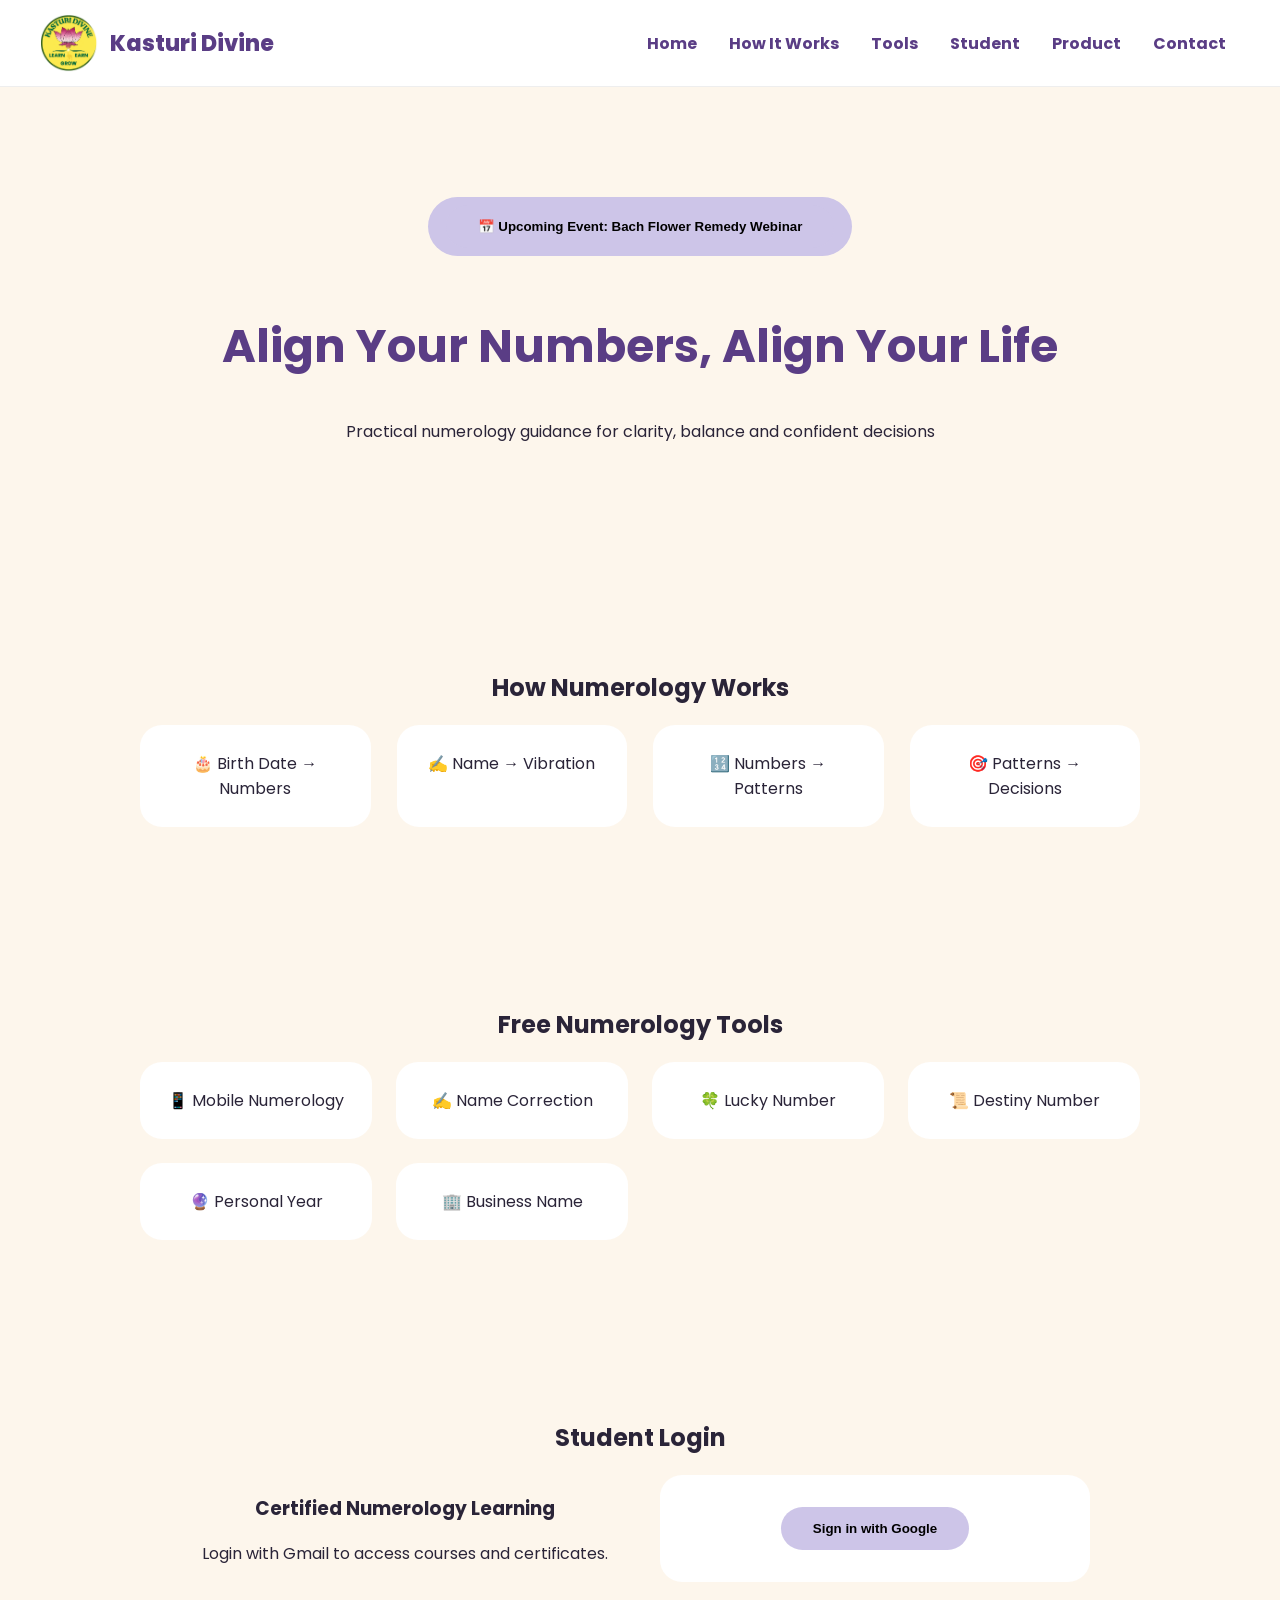
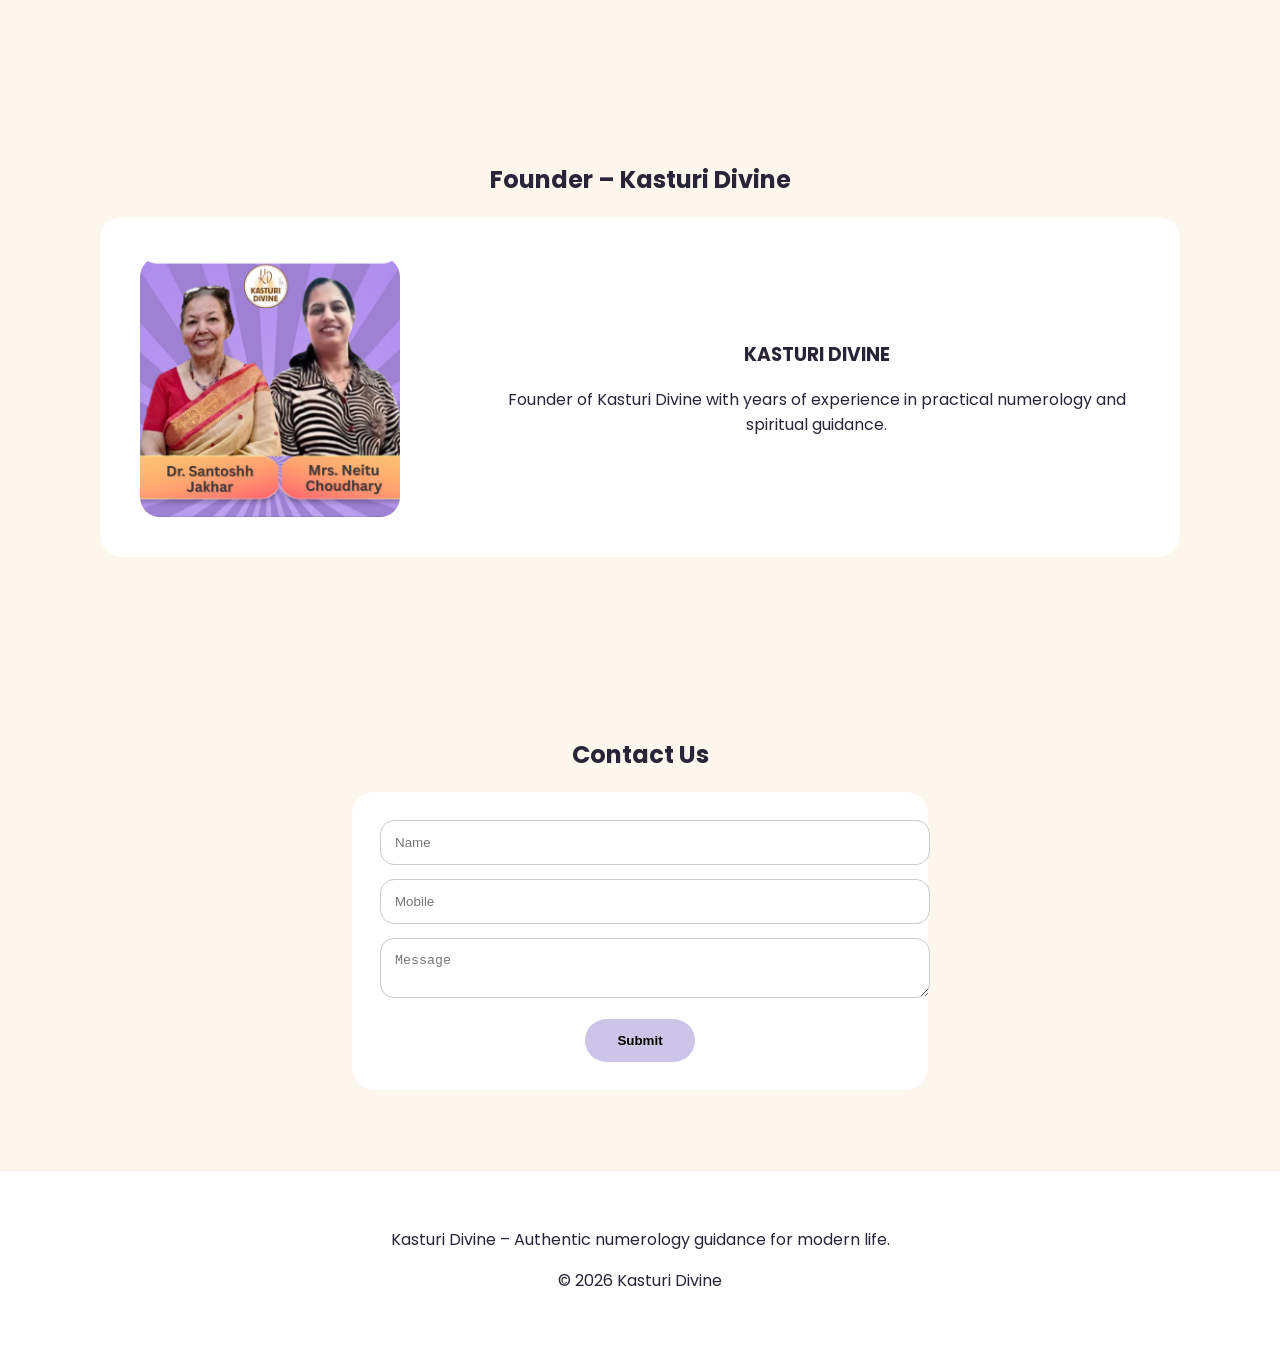
<file: index.html>
<!DOCTYPE html>
<html lang="en">
<head>

<meta charset="UTF-8">
<meta name="viewport" content="width=device-width, initial-scale=1.0">

<title>Kasturi Divine | Numerology Guidance</title>

<link rel="icon" href="logo.png">

<link href="https://fonts.googleapis.com/css2?family=Cinzel:wght@600;700;800&family=Poppins:wght@400;500;600;700&display=swap" rel="stylesheet">

<style>

body{
margin:0;
font-family:Poppins,sans-serif;
background:#fdf6ec;
color:#2a2438;
}

header{
position:sticky;
top:0;
background:#fff;
border-bottom:1px solid #eee;
}

.navbar{
max-width:1200px;
margin:auto;
padding:14px 20px;
display:flex;
justify-content:space-between;
align-items:center;
}

.brand{
display:flex;
align-items:center;
gap:12px;
}

.brand img{
width:58px;
}

.brand span{
font-size:22px;
font-weight:800;
color:#5a3d85;
}

nav a{
margin:0 14px;
font-weight:700;
color:#5a3d85;
text-decoration:none;
}

.hero{
padding:110px 20px;
text-align:center;
}

.hero h1{
font-size:46px;
color:#5a3d85;
}

.event{
display:inline-block;
background:#cdc5e8;
padding:8px 18px;
border-radius:30px;
font-weight:700;
margin-bottom:18px;
}

.btn{
padding:14px 32px;
border-radius:30px;
border:none;
font-weight:700;
cursor:pointer;
}

.btn-gold{
background:#cdc5e8;
}

.section{
padding:80px 20px;
text-align:center;
}

.steps{
max-width:1000px;
margin:auto;
display:grid;
grid-template-columns:repeat(auto-fit,minmax(220px,1fr));
gap:26px;
}

.step{
background:#fff;
padding:26px;
border-radius:22px;
}

.tools-grid{
max-width:1000px;
margin:auto;
display:grid;
grid-template-columns:repeat(auto-fit,minmax(220px,1fr));
gap:24px;
}

.tool{
background:#fff;
padding:26px;
border-radius:22px;
}

.login-wrap{
max-width:900px;
margin:auto;
display:grid;
grid-template-columns:1fr 1fr;
gap:40px;
align-items:center;
}

.login-box{
background:#fff;
padding:32px;
border-radius:22px;
}

.founder{
max-width:1000px;
margin:auto;
display:grid;
grid-template-columns:1fr 2fr;
gap:30px;
align-items:center;
background:#fff;
padding:40px;
border-radius:22px;
}

.founder img{
width:100%;
max-width:260px;
border-radius:20px;
}

.form{
max-width:520px;
margin:auto;
background:#fff;
padding:28px;
border-radius:22px;
}

.form input,
.form textarea{
width:100%;
padding:14px;
margin-bottom:14px;
border-radius:14px;
border:1px solid #ccc;
}

footer{
background:#fff;
border-top:1px solid #eee;
padding:40px;
text-align:center;
}

.popup{
display:none;
position:fixed;
top:0;
left:0;
width:100%;
height:100%;
background:rgba(0,0,0,0.7);
z-index:9999;
}

.popup-content{
background:white;
width:420px;
max-width:90%;
margin:8% auto;
padding:25px;
text-align:center;
border-radius:12px;
}

</style>

</head>

<body>

<header>

<div class="navbar">

<div class="brand">
<img src="logo.png">
<span>Kasturi Divine</span>
</div>

<nav>
<a href="#">Home</a>
<a href="#">How It Works</a>
<a href="#">Tools</a>
<a href="#">Student</a>
<a href="#">Product</a>
<a href="#">Contact</a>
</nav>

</div>

</header>

<section class="hero">

<div class="event">
<button onclick="openForm()" class="btn btn-gold">
📅 Upcoming Event: Bach Flower Remedy Webinar
</button>
</div>

<h1>Align Your Numbers, Align Your Life</h1>

<p>Practical numerology guidance for clarity, balance and confident decisions</p>

</section>


<section class="section">

<h2>How Numerology Works</h2>

<div class="steps">

<div class="step">🎂 Birth Date → Numbers</div>

<div class="step">✍️ Name → Vibration</div>

<div class="step">🔢 Numbers → Patterns</div>

<div class="step">🎯 Patterns → Decisions</div>

</div>

</section>


<section class="section">

<h2>Free Numerology Tools</h2>

<div class="tools-grid">

<div class="tool">📱 Mobile Numerology</div>

<div class="tool">✍️ Name Correction</div>

<div class="tool">🍀 Lucky Number</div>

<div class="tool">📜 Destiny Number</div>

<div class="tool">🔮 Personal Year</div>

<div class="tool">🏢 Business Name</div>

</div>

</section>


<section class="section">

<h2>Student Login</h2>

<div class="login-wrap">

<div>

<h3>Certified Numerology Learning</h3>

<p>Login with Gmail to access courses and certificates.</p>

</div>

<div class="login-box">

<button class="btn btn-gold">
Sign in with Google
</button>

</div>

</div>

</section>


<section class="section">

<h2>Founder – Kasturi Divine</h2>

<div class="founder">

<img src="founder.png">

<div>

<h3>KASTURI DIVINE</h3>

<p>
Founder of Kasturi Divine with years of experience in practical numerology and spiritual guidance.
</p>

</div>

</div>

</section>


<section class="section">

<h2>Contact Us</h2>

<form id="contactForm" class="form">

<input type="text" placeholder="Name" required>

<input type="tel" placeholder="Mobile" required>

<textarea placeholder="Message"></textarea>

<button class="btn btn-gold">
Submit
</button>

</form>

</section>


<footer>

<p>Kasturi Divine – Authentic numerology guidance for modern life.</p>

<p>© 2026 Kasturi Divine</p>

</footer>


<!-- Webinar Registration Popup -->

<div id="webinarForm" class="popup">

<div class="popup-content">

<h2>Free Webinar Registration</h2>

<form id="registerForm">

<input type="text" placeholder="Full Name" required>

<input type="email" placeholder="Email Address" required>

<input type="tel" placeholder="Mobile Number" required>

<button type="submit" class="btn btn-gold">
Register Now
</button>

</form>

</div>

</div>


<!-- Webinar Poster Popup -->

<div id="webinarDetails" class="popup">

<div class="popup-content">

<img src="DR. SANTOSH SINGH JAKHAR JI.png" width="50%">

<p>



<a href="https://us06web.zoom.us/j/88327530635?pwd=vgWpMEp8EAEWppUy3Fm8FwEmZ8vXUj.1"
target="_blank"
class="btn btn-gold">

Join Zoom Meeting

</a>

</p>

</div>

</div>


<script>

function openForm(){
document.getElementById("webinarForm").style.display="block";
}

document.addEventListener("DOMContentLoaded",function(){

const form=document.getElementById("registerForm");

if(form){

form.addEventListener("submit",function(e){

e.preventDefault();

document.getElementById("webinarForm").style.display="none";

document.getElementById("webinarDetails").style.display="block";

});

}

});

</script>

</body>
</html>
</file>
